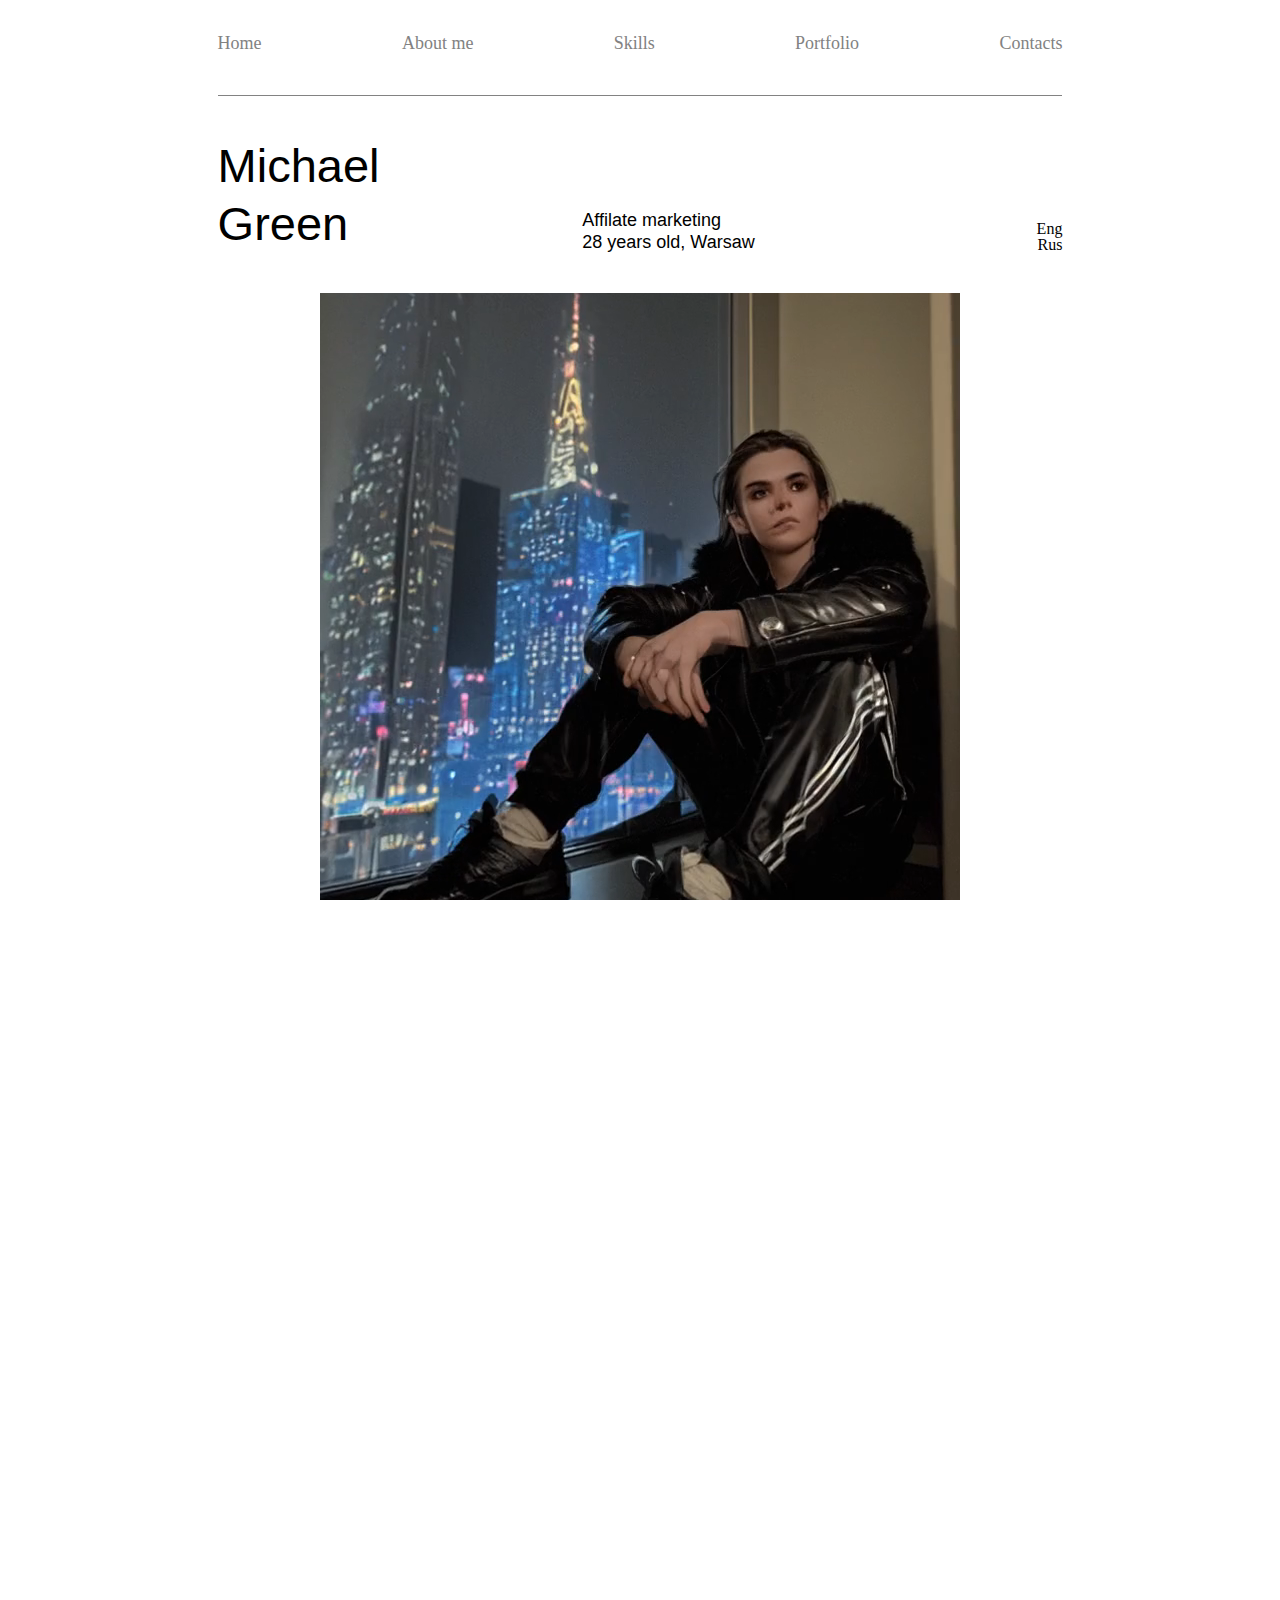
<file: index.html>
<!DOCTYPE html>
<html lang="en">

<head>
    <meta charset="UTF-8">
    <meta http-equiv="X-UA-Compatible" content="IE=edge">
    <meta name="viewport" content="width=device-width, initial-scale=1.0">
    <link rel="stylesheet" type="text/css" href="./style.css">
    <link href="https://fonts.cdnfonts.com/css/gilroy-bold" rel="stylesheet">
    <title>UI/UX designer</title>
</head>

<body>
    <div class="wrapper">
        <div class="container">
            <!-- navigation-->
            <nav class="navbar" role="navigation">

                <div class="menuToggle">

                    <input type="checkbox" id="hamburger">

                    <ul class="menu">
                        <li class="menu_link"><a href="" class="">Home</a></li>
                        <li class="menu_link"><a href="#about" class="">About me</a></li>
                        <li class="menu_link"><a href="#skills" class="">Skills</a></li>
                        <li class="menu_link"><a href="#portfolio" class="">Portfolio</a></li>
                        <li class="menu_link"><a href="#contacts" class="">Contacts</a></li>
                        <li class="btn">
                            <div class="reating-arkows">
                                <input id="a" type="checkbox">
                                <label for="a">
                                    <div class="trianglesusing" data-checked="Eng" data-unchecked="Rus"></div>
                                </label>
                            </div>
                        </li>
                    </ul>



                    <div class="hamburgerMenu">
                        <label for="hamburger">
                            <div></div>
                            <div></div>
                            <div></div>
                        </label>
                    </div>


                </div>

                <hr>
                <div class="text">
                    <div class="h1">
                        <h1>
                            Michael <br> Green
                        </h1>
                    </div>
                    <div class="p">
                        <p>Affilate marketing <br>
                            28 years old, Warsaw</p>
                    </div>


                    <div class="lang_desktop">
                        <input type="checkbox" id="lang_desktop">
                        <label for="lang_desktop">
                            <h3>
                                Eng
                            </h3>
                            <div class="line_desktop"></div>
                            <h3>
                                Rus
                            </h3>
                        </label>
                    </div>
                </div>
            </nav>


            <div class="img">
                <!-- <img src="./sources/MG.Main-picture.jpeg" alt=""> -->
            </div>
        </div>
        <div class="video_wrap">
            <video playsinline autoplay muted loop poster="./sources/MG.Main-picture.jpeg">
                <source
                    src="./sources/a portrait of a main character being a rockstar at night city, in the style of a polaroid film still, exquisite lighting setup, 8k ultrafine detail, private press, associated press photo, angelic photograph, masterpiece.mp4"
                    type="video/mp4">
                Your browser does not support the video tag.
            </video>
        </div>

        <div class="about" id="about">
            <div class="container">
                <h1 class="about_h">About me</h1>
                <div class="about_describe">
                    <p class="about_p1">Hi, I am Michael and I am affiliate marketing specialist.<br> I run a small
                        business called MichaelAffiliate.com.
                    </p>
                    <p class="about_p2">My professional background is very diverse. I have worked on large <br> web
                        projects, small web businesses, and in professional environments.
                    </p>
                    <p class="about_p3">I have built and configured small websites <br> to include global social
                        networking sites like <br> Facebook, Instagram, Tik-Tok, Snapchat, BeReal, etc.</p>
                </div>
            </div>
        </div>

        <div class="skills" id="skills">
            <div class="container">
                <h1 class="skills_h">Skills</h1>
                <p class="skills_p">Always a student, never a master</p>

                <div class="skills_box">
                    <div class="skills_item">
                        <div id="lottie_test"></div>
                        <h3>Create a content <br> strategy </h3>
                        <div class="stars">
                            <img src="./sources/Star.svg" alt="skill_rating">
                            <img src="./sources/Star.svg" alt="skill_rating">
                            <img src="./sources/Star.svg" alt="skill_rating">
                            <img src="./sources/Star.svg" alt="skill_rating">
                            <img src="./sources/Star-4.svg" alt="skill_rating">
                        </div>
                    </div>
                    <div class="skills_item">
                        <div id="lottie_test1"></div>
                        <h3>Maintain and adjust <br> marketing strategy</h3>
                        <div class="stars">
                            <img src="./sources/Star.svg" alt="skill_rating">
                            <img src="./sources/Star.svg" alt="skill_rating">
                            <img src="./sources/Star.svg" alt="skill_rating">
                            <img src="./sources/Star.svg" alt="skill_rating">
                            <img src="./sources/Star-4.svg" alt="skill_rating">
                        </div>
                    </div>
                    <div class="skills_item">
                        <div id="lottie_test2"></div>
                        <h3>Monitor and analyze <br> performance</h3>
                        <div class="stars">
                            <img src="./sources/Star.svg" alt="skill_rating">
                            <img src="./sources/Star.svg" alt="skill_rating">
                            <img src="./sources/Star.svg" alt="skill_rating">
                            <img src="./sources/Star.svg" alt="skill_rating">
                            <img src="./sources/Star-4.svg" alt="skill_rating">
                        </div>
                    </div>
                    <div class="skills_item">
                        <div id="lottie_test3"></div>
                        <h3>Creativity <br> Skill</h3>
                        <div class="stars">
                            <img src="./sources/Star.svg" alt="skill_rating">
                            <img src="./sources/Star.svg" alt="skill_rating">
                            <img src="./sources/Star.svg" alt="skill_rating">
                            <img src="./sources/Star.svg" alt="skill_rating">
                            <img src="./sources/Star-4.svg" alt="skill_rating">
                        </div>
                    </div>
                </div>
            </div>
        </div>

        <div class="portfolio" id="portfolio">
            <div class="container">
                <h1 class="portfolio_h" style="text-align: center; font-family: 'Gilroy-Bold';
                font-size: 34px;
                line-height: 42px; padding-bottom: 2em; padding-top: 100px;">Portfolio</h1>
                <p style="text-align: center;font-family: 'Gilroy-Medium';
                font-size: 18px;
                line-height: 22px; padding-bottom: 3em;">I work with such CPA networks</p>
                <div class="portfolio_box">
                    <img src="./sources/terra-leads-cover.jpeg" alt="nutrition affiliate">
                    <p class="portfolio_p"><a href="https://terraleads.com/">Terra Leads</a></p>
                </div>

                <div class="portfolio_box">
                    <img src="./sources/everad-cover-1536x799.jpeg" alt="affiliate gambling">
                    <p class="portfolio_p"><a href="https://everad.com/">Everad</a></p>
                </div>

                <div class="portfolio_box">
                    <img src="./sources/affstarcover-1536x716.jpeg" alt="affiliate cpa">
                    <p class="portfolio_p"><a href="https://affstar.com/">Affstar</a></p>
                </div>
            </div>
        </div>

        <div class="footer" id="contacts">
            <div class="container">
                <h1 class="footer_h" style="text-align: center;  padding-top: 115px; padding-bottom: 21px;">Contacts
                </h1>
                <p class="footer_p" style="text-align: center;">Want to know more or just chat? <br>
                    You are welcome!</p>
                <div class="btn1" style="padding-top: 69px; padding-bottom: 79px;">
                    <button>Send message</button>
                </div>
                <div class="socials" style="text-align: center;">
                    <a href="https://t.me/blacktea_mish"><img src="./sources/iconmonstr-telegram-1.svg"
                            alt="telegram"></a>
                    <a href="https://instagram.com/mihail_zele"><img src="./sources/insta.svg" alt="instagram"></a>
                    <a href="#"><img src="./sources/telegram.svg" alt="website affiliate"></a>
                </div>
                <p class="comments" style="text-align: center;">Like me on<br>
                    Telegram, Instagram, Behance</p>
            </div>
        </div>

        <script src="lottie.js"></script>
        <script src="index.js"></script>
    </div>
    </div>
</body>

</html>
</file>
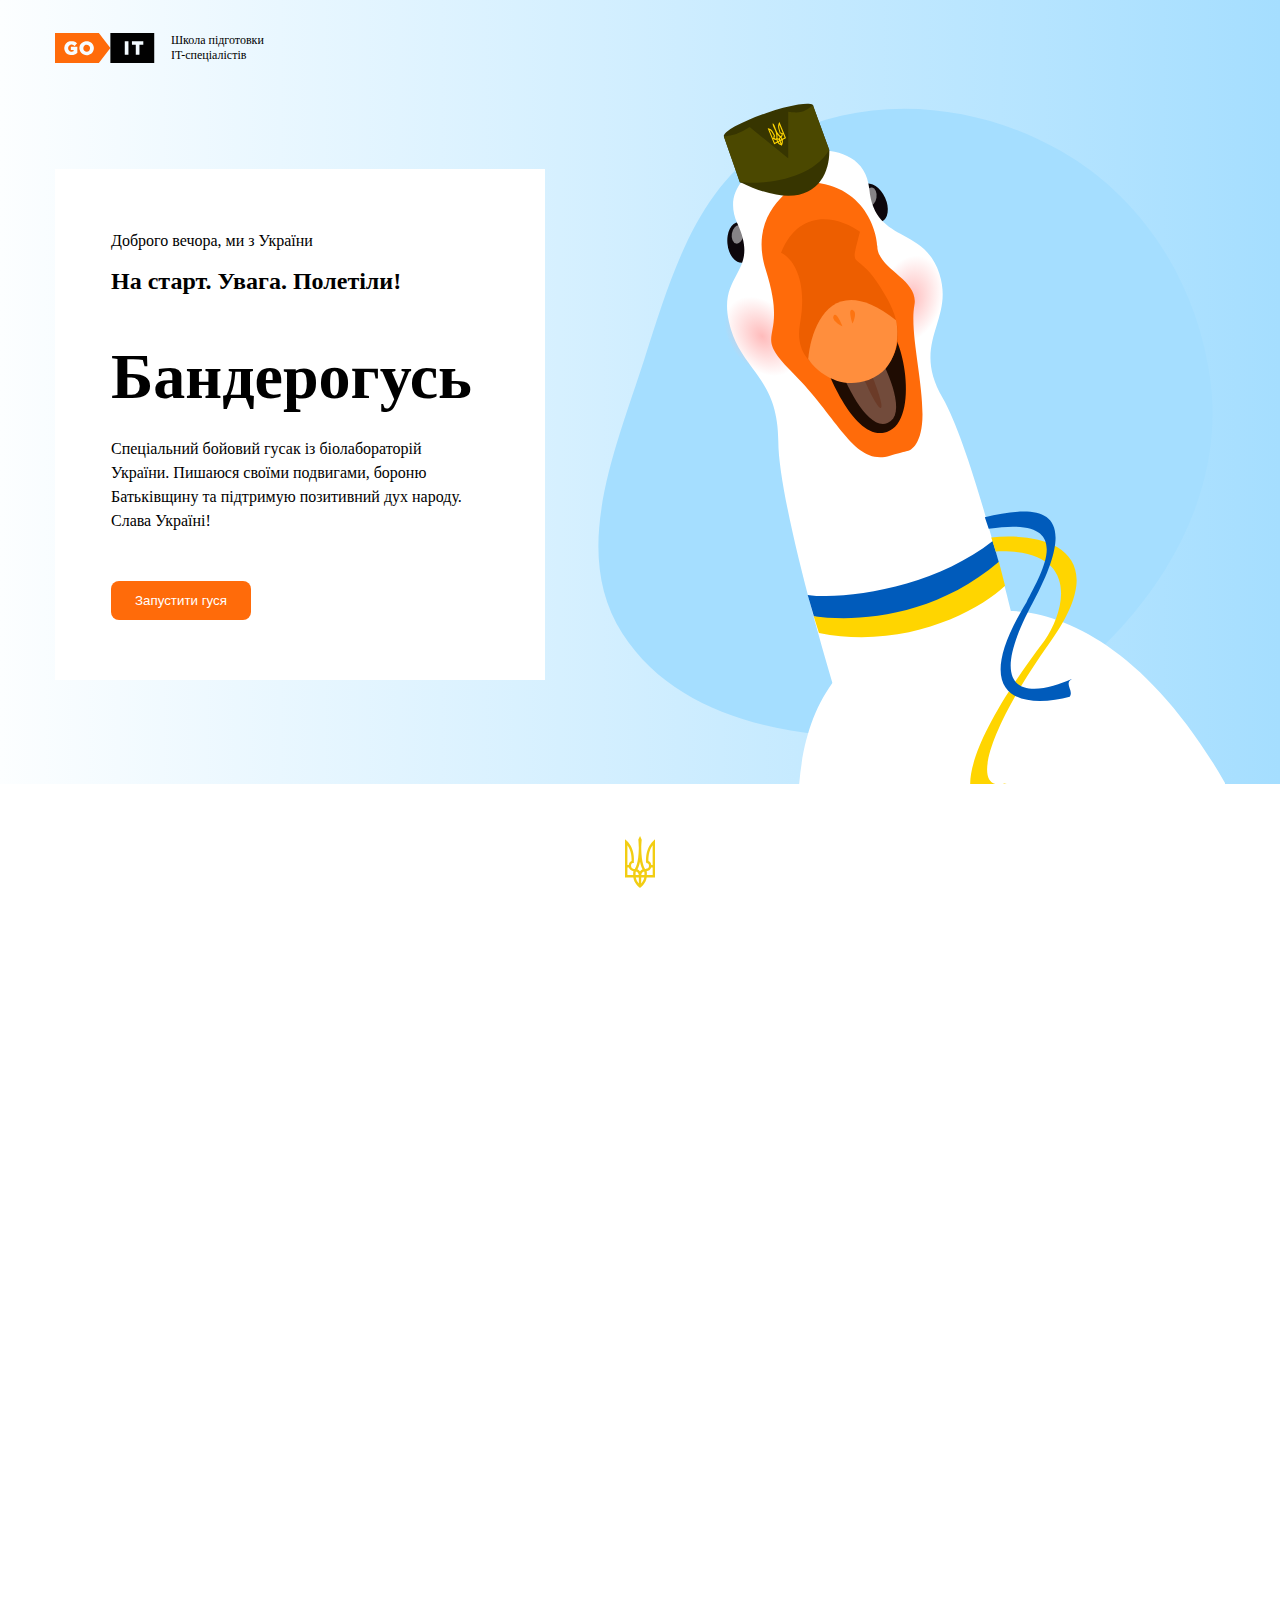
<file: landing/index.html>
<!DOCTYPE html>
<html lang="en">

<head>
    <meta charset="UTF-8">
    <meta http-equiv="X-UA-Compatible" content="IE=edge">
    <meta name="viewport" content="width=device-width, initial-scale=1.0">
    <link href="https://fonts.cdnfonts.com/css/montserrat" rel="stylesheet">
    <link rel="stylesheet" type="text/css" href="./reset.css">
    <link rel="stylesheet" type="text/css" href="./try.css">
    <link rel="preload" href="./gus-anim.gif" as="image">
    <title>Document</title>
</head>

<body>
    <div class="main">

        <div class="back">

            <!-- <div class="img">--> <!-- Первій вариант с свг Гусь-->
            <div class="container">
                <header>
                    <img src="./logoGoIT.svg" alt="GoIT_logo" type="svg" class="logo">
                    <p class="header_text">Школа підготовки <br /> IT-спеціалістів</p>
                </header>
                <div class="main_page_row"> <!-- Второй вариант с свг Гусь-->
                    <div class="modal">
                        <p class="modal_p1">Доброго вечора, ми з України</p>
                        <h3>На старт. Увага. Полетіли!</h3>
                        <h1>Бандерогусь</h1>
                        <p class="modal_p2">Спеціальний бойовий гусак із біолабораторій <br /> України. Пишаюся своїми
                            подвигами, бороню <br /> Батьківщину та підтримую позитивний дух народу.<br /> Слава
                            Україні!</p>
                        <button class="banderogus-launch" id="open-form-modal-btn">Запустити гуся</button>
                    </div>
                    <img src="./gus.svg" alt=""> <!-- Второй вариант с свг Гусь-->
                </div>
            </div>
            <!--  </div> -->

        </div>

        <div class="facts">
            <div class="vector">
                <img src="./Trident.svg" alt="Trident of Ukraine">
            </div>
            <h2>Цікаві факти про бандерогусей</h2>
            <p>Зазвичай бандерогуси — виключно мирні птахи. Але у разі небезпеки можуть атакувати ворога <br /> системою
                надпотужного озброєння. Також нищать психологічно, активуючи високочастотне шипіння та <br />
                розмахування крилами</p>
            <div class="container">
                <div class="boxes">
                    <div class="box">
                        <img src="./gus1.svg" alt="gus">
                        <h3>Система навігації</h3>
                        <p>Супутниковий GPS та ехолокатори розпізнають ворожу техніку навіть на етапі збірки</p>
                    </div>
                    <div class="box">
                        <img src="./gus2.svg" alt="">
                        <h3>Очі-тепловізори</h3>
                        <p>Допомагають виявити характер сигнатури об’єктів та значно підвищують точність удару</p>
                    </div>
                    <div class="box">
                        <img src="./gus3.svg" alt="">
                        <h3>Байракрила</h3>
                        <p>Можуть нести 2-4 керовані ракети, що вражають ціль на відстані «ніхріна собі» кілометрів</p>
                    </div>
                </div>
            </div>
        </div>
        <div class="container">
            <footer>
                <img src="./Trident.svg" alt="Ukraine">
                <h2>Перемога завжди за нами!</h2>
                <p>Головна мета бандерогусей — служити гумору та доброті нашого народу. Ми забезпечимо вашу <br />
                    посмішку у часи, коли вона так необхідна</p>
            </footer>
        </div>

        <div class="modal-bgd" id="form-modal">

            <div class="modal-form-container">

                <button class="close-btn">x</button>

                <form action="a" class="modal-form" data-netlify="true" id="form" method="post">

        

                    <img src="./Trident.svg" alt="trident of Ukraine">


                    <h4 class="modal-form-title">Поділися, будь ласка, поштою</h4>
                    <p class="modal-form-description">та запиши гуся до бандерозагону</p>

                    <div class="modal-form-field">
                        <label for="user-name" class="modal-form-name">Ім’я</label>
                        <input required type="text" class="modal-field-input" id="user-name" name="Ім’я">
                    </div>

                    <div class="modal-form-field">
                        <label for="user-email" class="modal-form-name">Email</label>
                        <input required type="email" class="modal-field-input" id="user-email" name="Email">
                    </div>

                    <button class="cta-pop-up" id="launch-btn">Запустити гуся</button>
                </form>
            </div>
        </div>


        <div class="modal-bgd" id="success-modal">
            <div class="modal-form modal-form-container">

                <button class="close-btn">x</button>

                <img src="./Trident.svg" alt="trident of Ukraine">


                <h4 class="modal-form-title">Дякуємо, гусь успішно запущений</h4>
                <p class="modal-form-description modal-description">Слава Україні! Героям Слава!</p>

            </div>
        </div>

    </div>
    <script src="form.js"></script>
</body>

</html>
</file>
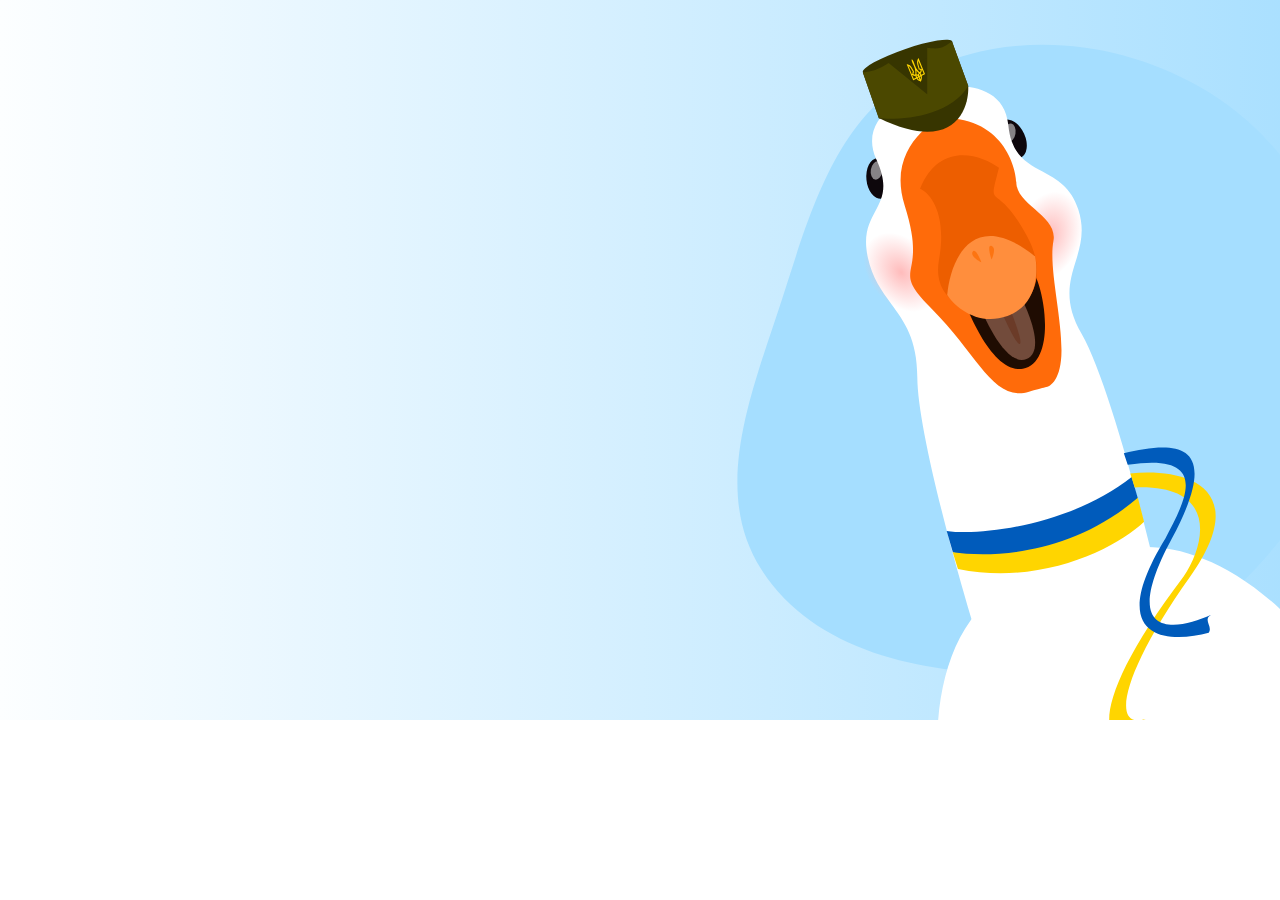
<file: try.html>
<!DOCTYPE html>
<html lang="en">
<head>
    <meta charset="UTF-8">
    <meta http-equiv="X-UA-Compatible" content="IE=edge">
    <meta name="viewport" content="width=device-width, initial-scale=1.0">
    <link rel="stylesheet" type="text/css" href="./try.css">
    <title>Document</title>
</head>
<body>
    <div class="back">
        <div class="img"></div>
    </div>
</body>
</html>
</file>
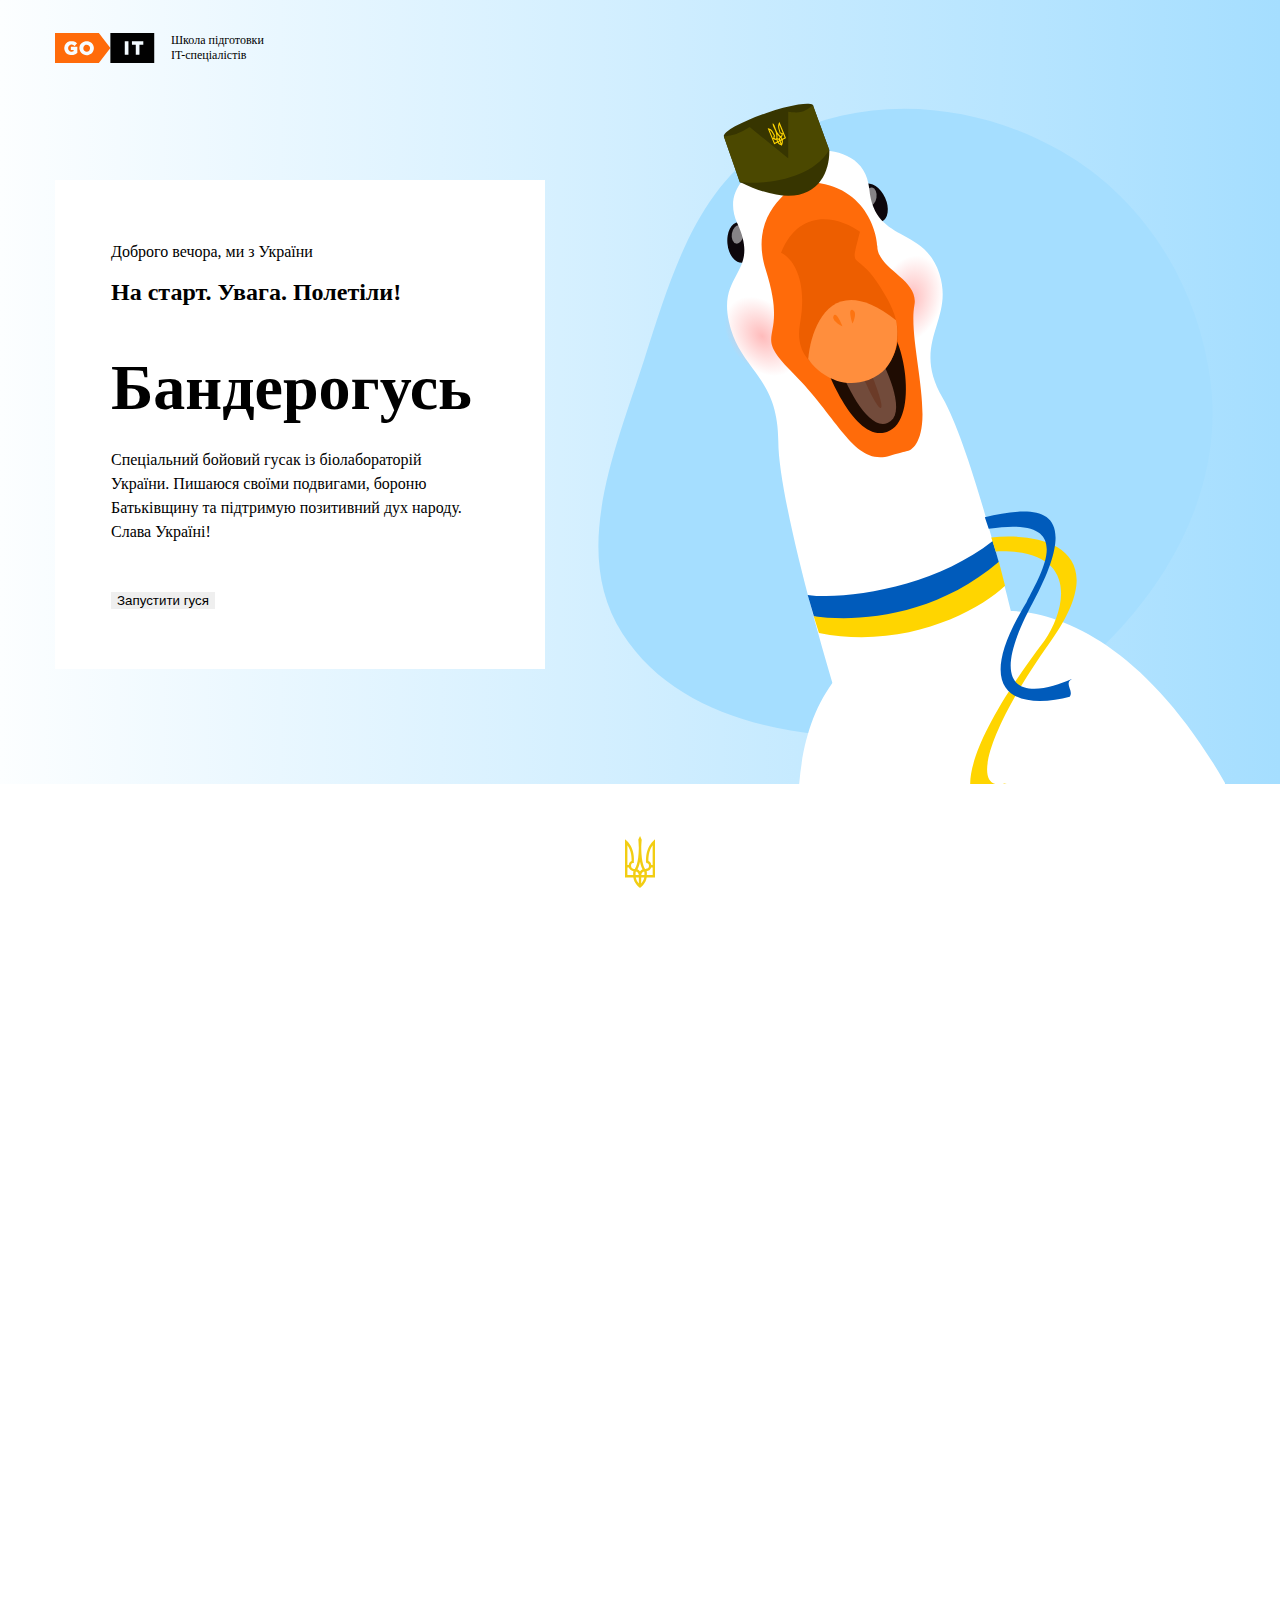
<file: landing/try.html>
<!DOCTYPE html>
<html lang="en">

<head>
    <meta charset="UTF-8">
    <meta http-equiv="X-UA-Compatible" content="IE=edge">
    <meta name="viewport" content="width=device-width, initial-scale=1.0">
    <link href="https://fonts.cdnfonts.com/css/montserrat" rel="stylesheet">
    <link rel="stylesheet" type="text/css" href="./reset.css">
    <link rel="stylesheet" type="text/css" href="./try.css">
    <title>Document</title>
</head>

<body>
    <div class="main">

        <div class="back">

            <!-- <div class="img">--> <!-- Первій вариант с свг Гусь-->
            <div class="container">
                <header>
                    <img src="./logoGoIT.svg" alt="GoIT_logo" type="svg" class="logo">
                    <p class="header_text">Школа підготовки <br /> IT-спеціалістів</p>
                </header>
                <div class="main_page_row"> <!-- Второй вариант с свг Гусь-->
                    <div class="modal">
                        <p class="modal_p1">Доброго вечора, ми з України</p>
                        <h3>На старт. Увага. Полетіли!</h3>
                        <h1>Бандерогусь</h1>
                        <p class="modal_p2">Спеціальний бойовий гусак із біолабораторій <br /> України. Пишаюся своїми
                            подвигами, бороню <br /> Батьківщину та підтримую позитивний дух народу.<br /> Слава
                            Україні!</p>
                        <button class="cta">Запустити гуся</button>
                    </div>
                    <img src="./gus.svg" alt=""> <!-- Второй вариант с свг Гусь-->
                </div>
            </div>
            <!--  </div> -->

        </div>

        <div class="facts">
            <div class="vector">
                <img src="./Trident.svg" alt="Trident of Ukraine">
            </div>
            <h2>Цікаві факти про бандерогусей</h2>
            <p>Зазвичай бандерогуси — виключно мирні птахи. Але у разі небезпеки можуть атакувати ворога <br /> системою
                надпотужного озброєння. Також нищать психологічно, активуючи високочастотне шипіння та <br />
                розмахування крилами</p>
            <div class="container">
                <div class="boxes">
                    <div class="box">
                        <img src="./gus1.svg" alt="gus">
                        <h3>Система навігації</h3>
                        <p>Супутниковий GPS та ехолокатори розпізнають ворожу техніку навіть на етапі збірки</p>
                    </div>
                    <div class="box">
                        <img src="./gus2.svg" alt="">
                        <h3>Очі-тепловізори</h3>
                        <p>Допомагають виявити характер сигнатури об’єктів та значно підвищують точність удару</p>
                    </div>
                    <div class="box">
                        <img src="./gus3.svg" alt="">
                        <h3>Байракрила</h3>
                        <p>Можуть нести 2-4 керовані ракети, що вражають ціль на відстані «ніхріна собі» кілометрів</p>
                    </div>
                </div>
            </div>
        </div>
        <div class="container">
            <footer>
                <img src="./Trident.svg" alt="Ukraine">
                <h2>Перемога завжди за нами!</h2>
                <p>Головна мета бандерогусей — служити гумору та доброті нашого народу. Ми забезпечимо вашу <br />
                    посмішку у часи, коли вона так необхідна</p>
            </footer>
        </div>

        <div class="modal-bgd">
            <form action="a" class="modal-form">

                <button class="close-btn">x</button>

                <img src="./Trident.svg" alt="trident of Ukraine">


                <h4 class="modal-form-title">Поділися, будь ласка, поштою</h4>
                <p class="modal-form-description">та запиши гуся до бандерозагону</p>

                <div class="modal-form-field">
                    <label for="user-name" class="modal-form-name">Ім’я</label>
                    <input type="text" class="modal-field-input" id="user-name">
                </div>

                <div class="modal-form-field">
                    <label for="user-email" class="modal-form-name">Email</label>
                    <input type="email" class="modal-field-input" id="user-email">
                </div>

                <button class="cta-pop-up" id="launch-btn">Запустити гуся</button>
            </form>
        </div>


        <div class="modal-bgd">
            <div class="modal-form">

                <button class="close-btn">x</button>

                <img src="./Trident.svg" alt="trident of Ukraine">


                <h4 class="modal-form-title">Дякуємо, гусь успішно запущений</h4>
                <p class="modal-form-description modal-description">Слава Україні! Героям Слава!</p>

            </div>
        </div>

    </div>
    <script src="form.js"></script>
</body>

</html>
</file>
<file: style.css>
*,
*::before,
*::after {
    padding: 0;
    margin: 0;
    border: 0;
    box-sizing: border-box;
}

a {
    text-decoration: none;
    color: inherit;
}

ul,
ol,
li {
    list-style: none;
    font-family: 'Gilroy-Bold';
    font-size: 18px;
    line-height: 22px;
    color: #828282;
}

img {
    vertical-align: top;
}

h1,
h2,
h3,
h4,
h5,
h6 {
    font-weight: inherit;
    font-size: inherit;
}

html,
body {
    height: 100%;
    line-height: 1;
    font-size: 16px;
    color: #000;
    overflow-x: hidden;
}

.wrapper {
    min-height: 100%;
    overflow: hidden;
}

.container {
    margin: 0 auto;
    padding: ;
    width: 66%;
}

/*----------------- */

.hamburger,
#hamburger,
#lang_desktop,
.btn {
    display: none;
}

.navbar {
    position: relative;
    padding-top: 32px;
}



.menu {
    display: flex;
    justify-content: space-between;
    width: 100%;
    align-items: center;

}

hr {
    margin-top: 41px;
    margin-bottom: 41px;
    border-top: 1px solid #828282;
    transform: matrix(1, 0, 0, 1, 0, 0);
}

.text {
    display: flex;
    justify-content: space-between;
    align-items: end;
    padding-bottom: 2.5em;
}


h1 {
    font-family: 'Gilroy-Bold', sans-serif;
    font-size: 47px;
    line-height: 58px;
}

p {
    font-family: 'Gilroy-Medium', sans-serif;
    font-size: 18px;
    line-height: 22px;
}

.lang_desktop {
    width: 105px;
    text-align: right;
}


ul li:hover {
    color: black;
}

.img {
    display: none;
    overflow: hidden;
    background-image: url(./sources/MG.Main-picture.jpeg);
    background-position: 65% 34%;
    background-repeat: no-repeat;
    height: 380px;
    margin-bottom: 7rem;
    /*
    position: relative;
    width: 100%;
    height: 25em;
    overflow: hidden;
    */
}

.video_wrap {
    overflow: hidden;
    display: block;
    text-align: center;
    padding-bottom: 5em;
}

video {
    margin-top: -100px;
}

/*
img {

    display: inline-block; 
    width: 100%; 
}
*/

.about {
    background-color: #F6F6F6;
    text-align: center;
    padding-top: 6em;
    padding-bottom: 6em;
}

.about_h {
    font-family: 'Gilroy-Bold';
    font-size: 34px;
    line-height: 42px;
    padding-bottom: 1.5rem;
}

.about_p2 {
    padding-top: 1.5rem;
    padding-bottom: 1.5rem;
}

/* skills_item section with animations , skills name and stars */

.skills_box {
    display: flex;
    justify-content: space-between;
    padding-bottom: 7em;
}

.skills_item {
    max-width: 170px;
    height: 240px;
    text-align: center;
}

.skills_item h3 {
    font-family: 'Gilroy-Bold';
    font-size: 14px;
    line-height: 17px;
    color: #828282;
    padding-top: 24px;
    padding-bottom: 40px;
}

#lottie_test,
#lottie_test1,
#lottie_test2,
#lottie_test3 {
    display: inline-block;
    width: 100px;
    height: 100px;
}

/*---------*/

.skills_h,
.skills_p {
    text-align: center;
}

.skills_h {
    padding-top: 5rem;
    padding-bottom: 4rem;
    font-family: 'Gilroy-Bold';
    font-size: 34px;
    line-height: 42px;
}

.skills_p {
    padding-bottom: 4.5rem;
    font-family: 'Gilroy-Medium';
    font-size: 18px;
    line-height: 22px;
}

/* Portfolio section */

.portfolio {
    background-color: #F6F6F6;
    
}

.portfolio_p {
    text-align: center;
    color: #070707;
    text-decoration: underline;
    font-family: 'Gilroy-Medium';
    font-size: 18px;
    line-height: 22px;
    padding-top: 45px;
    padding-bottom: 100px;
}

.portfolio_box {
    overflow: hidden;
}

.portfolio_box img {
    display: block;
    max-width: 100%;
    /* Делает картинку по ширине контейнера */
    height: auto;
}

/*  Footer */
.btn1 {
    display: flex;
    justify-content: center;
}

.btn1 button {
    background-color: black;
    color: white;
    font-family: 'Gilroy-Bold';
    font-size: 18px;
    line-height: 22px;
    width: 180.5px;
    height: 42px;
    border-radius: 21px;
}

.socials {
    display: flex;
    justify-content: center;
    gap: 60px;
}

.socials img {
    width: 40px;
    height: 40px;
}

.comments {
    padding-top: 45px;
    padding-bottom: 120px;
}

@media screen and (max-width:900px) {

    .skills_box {
        flex-flow: row wrap;
        justify-content: space-evenly;
    }

    .video_wrap {
        display: none;
    }

    .img {
        display: block;
    }
}

@media screen and (max-width:600px) {

    .lang_desktop {
        display: none;
    }

    hr {
        display: none;
    }

    .text {
        display: block;

    }

    .p {
        padding-top: 25px;
        padding-bottom: 36px;
    }

    .navbar {
        display: flex;
        flex-direction: row-reverse;
        justify-content: space-between;
    }

    .container {
        width: 90%;
    }

    .img {
        height: 480px;
    }

    /*------- */

    .menuToggle {
        display: block;
        z-index: 1;
        -webkit-user-select: none;
        user-select: none;
    }

    .menuToggle #hamburger {
        display: block;
        width: 40px;
        height: 0;
        cursor: pointer;
        opacity: 0;
        /* hide this */
        z-index: 2;
        /* and place it over the hamburger */
        -webkit-touch-callout: none;
    }

    .hamburgerMenu div {
        display: block;
        width: 33px;
        height: 4px;
        margin-bottom: 5px;
        position: relative;
        background: #cdcdcd;
        border-radius: 3px;
        z-index: 1;
        transform-origin: 4px 0px;
        transition: transform 0.5s cubic-bezier(0.77, 0.2, 0.05, 1.0),
            background-color 0.5s cubic-bezier(0.77, 0.2, 0.05, 1.0),
            opacity 0.55s ease;
    }

    .hamburgerMenu div:first-child {
        transform-origin: 0% 0%;
    }

    .hamburgerMenu div:nth-last-child(2) {
        transform-origin: 0% 100%;
    }

    /* 
 * Transform all the slices of hamburger
 * into a crossmark.
 */
    .menuToggle #hamburger:checked~.hamburgerMenu div {
        opacity: 1;
        transform: rotate(-43deg) translate(-2px, -2px);
        background: #232323;
    }

    /*
 * But let's hide the middle one.
 */
    .menuToggle #hamburger:checked~.hamburgerMenu div:nth-last-child(2) {
        opacity: 0;
        transform: rotate(0deg) scale(0.2, 0.2);
    }

    /*
 * Ohyeah and the last one should go the other direction 
 */
    .menuToggle #hamburger:checked~.hamburgerMenu div:nth-last-child(3) {
        opacity: 1;
        transform: rotate(42deg) translate(-1px, -1px);
    }

    /*
 * Make this absolute positioned
 * at the top left of the screen
 */
    .menu {
        display: block;
        position: absolute;
        width: 545px;
        height: 912px;
        margin: -90px 0 0 0;
        padding: 50px;
        padding-top: 58px;
        right: -140px;
        background: #ededed;
        list-style-type: none;
        -webkit-font-smoothing: antialiased;
        /* to stop flickering of text in safari */
        border-radius: 55px;
        transform-origin: 0% 0%;
        transform: translate(100%, 0);
    }

    .menu li {
        padding: 32px 0;
        font-size: 22px;
    }

    /* button Eng/Rus */

    .reating-arkows {
        display: block;
        position: relative;
    }

    .reating-arkows input[type="checkbox"] {
        opacity: 0;
        position: absolute;
        top: 0;
        left: 0;
    }

    .reating-arkows input[type="checkbox"][disabled]~label {
        pointer-events: none;
    }

    .reating-arkows input[type="checkbox"][disabled]~label .trianglesusing {
        opacity: 0.4;
    }

    .reating-arkows input[type="checkbox"]:checked~label .trianglesusing:before {
        content: attr(data-unchecked);
        left: 0;
    }

    .reating-arkows input[type="checkbox"]:checked~label .trianglesusing:after {
        content: attr(data-checked);
    }

    .reating-arkows label {
        -webkit-user-select: none;
        -moz-user-select: none;
        -ms-user-select: none;
        user-select: none;
        position: relative;
        display: -webkit-flex;
        display: -ms-flexbox;
        display: flex;
        -webkit-align-items: center;
        -ms-flex-align: center;
        align-items: center;
    }

    .reating-arkows label .trianglesusing {
        position: relative;
    }

    .reating-arkows label .trianglesusing:before {
        content: attr(data-checked);
        position: absolute;
        top: 0;
        text-align: center;
    }

    .reating-arkows label .trianglesusing:after {
        content: attr(data-unchecked);
        position: absolute;
        z-index: 5;
        text-align: center;
        background: white;
        -webkit-transform: translate3d(0, 0, 0);
        transform: translate3d(0, 0, 0);
    }

    .reating-arkows input[type="checkbox"][disabled]~label {
        color: rgba(119, 119, 119, 0.5);
    }

    .reating-arkows input[type="checkbox"]:focus~label .trianglesusing,
    .reating-arkows input[type="checkbox"]:hover~label .trianglesusing {
        background-color: #696464;
    }

    .reating-arkows input[type="checkbox"]:focus~label .trianglesusing:after,
    .reating-arkows input[type="checkbox"]:hover~label .trianglesusing:after {
        color: #484242;
    }

    .reating-arkows input[type="checkbox"]:hover~label {
        color: #615b5b;
    }

    .reating-arkows input[type="checkbox"]:checked~label:hover {
        color: #615b5b;
    }

    .reating-arkows input[type="checkbox"]:checked:focus~label .trianglesusing,
    .reating-arkows input[type="checkbox"]:checked:hover~label .trianglesusing {
        background-color: #615b5b;
    }

    .reating-arkows input[type="checkbox"]:checked:focus~label .trianglesusing:after,
    .reating-arkows input[type="checkbox"]:checked:hover~label .trianglesusing:after {
        color: #615b5b;
    }

    .reating-arkows label .trianglesusing {
        -webkit-transition: background-color 0.3s cubic-bezier(0, 1, 0.5, 1);
        transition: background-color 0.3s cubic-bezier(0, 1, 0.5, 1);
        background: #736d6d;
    }

    .reating-arkows label .trianglesusing:before {
        color: rgb(253, 253, 253);
    }

    .reating-arkows label .trianglesusing:after {
        -webkit-transition: -webkit-transform 0.3s cubic-bezier(0, 1, 0.5, 1);
        transition: transform 0.3s cubic-bezier(0, 1, 0.5, 1);
        color: #6b6565;
    }

    .reating-arkows input[type="checkbox"]:focus~label .trianglesusing:after,
    .reating-arkows input[type="checkbox"]:hover~label .trianglesusing:after {
        box-shadow: 0 3px 3px rgba(0, 0, 0, 0.4);
    }

    .reating-arkows input[type="checkbox"]:checked~label .trianglesusing:after {
        -webkit-transform: translate3d(65px, 0, 0);
        transform: translate3d(65px, 0, 0);
    }

    .reating-arkows input[type="checkbox"]:checked:focus~label .trianglesusing:after,
    .reating-arkows input[type="checkbox"]:checked:hover~label .trianglesusing:after {
        box-shadow: 0 3px 3px rgba(0, 0, 0, 0.4);
    }

    .reating-arkows label {
        font-size: 14px;
    }

    .reating-arkows label .trianglesusing {
        height: 36px;
        -webkit-flex: 0 0 134px;
        -ms-flex: 0 0 134px;
        flex: 0 0 134px;
        border-radius: 4px;
    }

    .reating-arkows label .trianglesusing:before {
        left: 67px;
        font-size: 12px;
        line-height: 36px;
        width: 67px;
        padding: 0 12px;
    }

    .reating-arkows label .trianglesusing:after {
        top: 2px;
        left: 2px;
        border-radius: 2px;
        width: 65px;
        line-height: 32px;
        font-size: 12px;
    }

    .reating-arkows label .trianglesusing:hover:after {
        box-shadow: 0 3px 3px rgba(0, 0, 0, 0.4);
    }

    .btn {
        transform: rotate(-90deg);
        position: absolute;
        right: 160px;
        bottom: 85px;
        display: block;
    }

    /*
 * And let's fade it in from the left
 */
    .menuToggle #hamburger:checked~ul {
        transform: none;
        opacity: 1;
        transition: transform 0.5s cubic-bezier(0.77, 0.2, 0.05, 1.0);
    }

    @media screen and (max-width:375px) {

        .menu {
            width: 515px;
        }

        .btn {
            bottom: 185px;
        }


        .skills_box {
            flex-flow: column;
            align-items: center;
        }
    }
}
</file>
<file: landing/try.css>
html,
body {
    height: 100%;
    line-height: 1;
    font-size: 16px;
    color: #000;
    overflow-x: hidden;
    font-family: 'Montserrat';
    font-style: normal;
}

.wrapper {
    min-height: 100%;
    overflow: hidden;
}

.container {
    margin: 0 auto;
    width: 1170px;
}





.back {
    background: linear-gradient(270deg, rgba(165, 222, 255, 1) 0%, rgba(252, 254, 255, 1) 100%);
    height: 100%;
    margin: 0 auto;

}

/* Первій вариант с свг ГУсь
.img {
    background-image: url(./gus.svg);
    background-repeat: no-repeat;
    background-position: right 0 bottom;
    background-size: contain;
    height: 100%;
    padding-bottom: 5rem;
}
*/

.main_page_row {
    display: flex;
    justify-content: space-between;
}

/* Второй вариант с свг Гусь */

header {
    padding-top: 2rem;
    display: flex;
    align-items: center;
    gap: 1rem;
}

.header_text {
    font-family: 'Montserrat';
    font-style: normal;
    font-weight: 500;
    font-size: 12px;
    line-height: 15px;
}

.modal {
    /* margin-top: 3.5rem; */
    background-color: #fff;
    max-width: fit-content;
    padding: 60px 73px 60px 56px;
    align-self: center;
}

.main_page_row img {
    align-self: flex-end;
}

/* Второй вариант с свг Гусь */

.modal_p1 {
    padding-bottom: 1rem;
    font-weight: 400;
    font-size: 16px;
    line-height: 24px;
}

.modal h3 {
    font-weight: 600;
    font-size: 24px;
    line-height: 24px;
}

.modal h1 {
    padding-top: 3rem;
    padding-bottom: 1.5rem;
    font-weight: 600;
    font-size: 64px;
    line-height: 72px;
}

.modal_p2 {
    padding-bottom: 3rem;
    font-weight: 400;
    font-size: 16px;
    line-height: 24px;
}

.banderogus-launch {
    background: #FF6B0A;
    border-radius: 8px;
    padding: 12px 24px;
    color: #fff;
    cursor: pointer;
}



.facts {
    padding-top: 3.25rem;
    padding-bottom: 4.5rem;
    text-align: center;
}

.boxes {
    display: flex;
    gap: 1.5rem;

}

.facts h2 {
    margin-top: 2.5rem;
    margin-bottom: 1.5rem;
    font-weight: 600;
    font-size: 48px;
}

.facts p {
    font-weight: 400;
    font-size: 16px;
    line-height: 24px;
    margin-bottom: 1.5rem;
}

.box h3 {
    padding-top: .75rem;
    font-weight: 600;
    font-size: 24px;
    line-height: 24px;
}

.box p {
    padding-top: 2rem;
    font-weight: 400;
    font-size: 16px;
    line-height: 24px;
}

footer {
    background: linear-gradient(270deg, rgba(165, 222, 255, 1) 0%, rgba(252, 254, 255, 1) 100%);
    margin-bottom: 4.5rem;
    text-align: center;
    padding-top: 4.5rem;
}

footer h2 {
    padding-top: 2rem;
    padding-bottom: 3rem;
    font-weight: 600;
    font-size: 48px;
}

footer p {
    font-weight: 400;
    font-size: 16px;
    line-height: 24px;
    padding-bottom: 4.375rem;
}


/* Pop up windows */

.modal-bgd {
    width: 100%;
    height: 100%;
    position: fixed;
    top: 0;
    left: 0;
    background: rgb(22 22 24 / 70%);
    display: flex;
    justify-content: center;
    align-items: center;
    opacity: 0;
    /* Спрятали поп ап окна */
    pointer-events: none;
    /* отключили реакцию любых нажатий */
    transition: all 0.3s ease-in-out;
}

.modal-form {

    display: flex;
    flex-direction: column;
    align-items: center;

}

.modal-form-container {
    background-color: #fff;
    padding: 32px 92px 60px 92px;
    position: relative;
}

.modal-form-title {
    font-weight: 600;
    font-size: 24px;
    line-height: 24px;
    color: #000;
    margin: 32px 0px 12px 0px;
}

.modal-form-description {
    color: #000;
    font-weight: 400;
    font-size: 16px;
    line-height: 24px;
}

.modal-form-field {
    display: flex;
    flex-direction: column;
    width: 100%;
    margin-bottom: 16px;
}

.modal-form-name {
    font-weight: 400;
    font-size: 16px;
    line-height: 24px;
    margin-bottom: 8px;
    color: #000;
}

.modal-field-input {
    border: 1px solid #005BBB;
    border-radius: 8px;
    box-sizing: border-box;
    height: 48px;
    font-weight: 400;
    font-size: 16px;
    color: #000;
    padding: 4px 8px;
}

.cta-pop-up {
    background: #FF6B0A;
    border-radius: 8px;
    padding: 12px 24px;
    color: #fff;
    font-weight: 400;
    font-size: 16px;
    line-height: 24px;
    cursor: pointer;
    border: 0;
    margin-top: 24px;
}

.close-btn {
    position: absolute;
    font-size: 14px;
    color: #161618;
    top: 20px;
    right: 20px;
    cursor: pointer;
    border: 0;
    background: none;
}

.modal-description {
    margin-bottom: 0;
}

/* Pop up 2 */

.modal-active {
    opacity: 1;
    /* Выключаем прозрачность, чтобы появились окна*/
    pointer-events: all;
    /* Включаем реакцию на нажатия */
}

.gus-anim {
    position: fixed;
    top: 0;
    bottom: 0;
    margin-bottom: auto;
    margin-top: auto;
    width: 100%;
    z-index: 2;
    pointer-events: none;
}
</file>
<file: try.css>
*,
*::before,
*::after {
    padding: 0;
    margin: 0;
    border: 0;
    box-sizing: border-box;
}

a {
    text-decoration: none;
    color: inherit;
}

ul,
ol,
li {
    list-style: none;
    font-family: 'Gilroy-Bold';
    font-size: 18px;
    line-height: 22px;
    color: #828282;
}

img {
    vertical-align: top;
}

h1,
h2,
h3,
h4,
h5,
h6 {
    font-weight: inherit;
    font-size: inherit;
}

html,
body {
    height: 100%;
    line-height: 1;
    font-size: 16px;
    color: #000;
    overflow-x: hidden;
}

.wrapper {
    min-height: 100%;
    overflow: hidden;
}

.container {
    margin: 0 auto;
    padding: ;
    width: 66%;
}


.back {
    background: rgb(165, 222, 255);
    background: linear-gradient(270deg, rgba(165, 222, 255, 1) 0%, rgba(252, 254, 255, 1) 100%);
    height: 720px;
    width: 1364px;
    margin: 0 auto;
}

.img {
    background-image: url(./gus.svg);
    background-repeat: no-repeat;
    background-position: right bottom;
    background-size: contain;
    height: 720px;
    width: 1364px;
}
</file>
